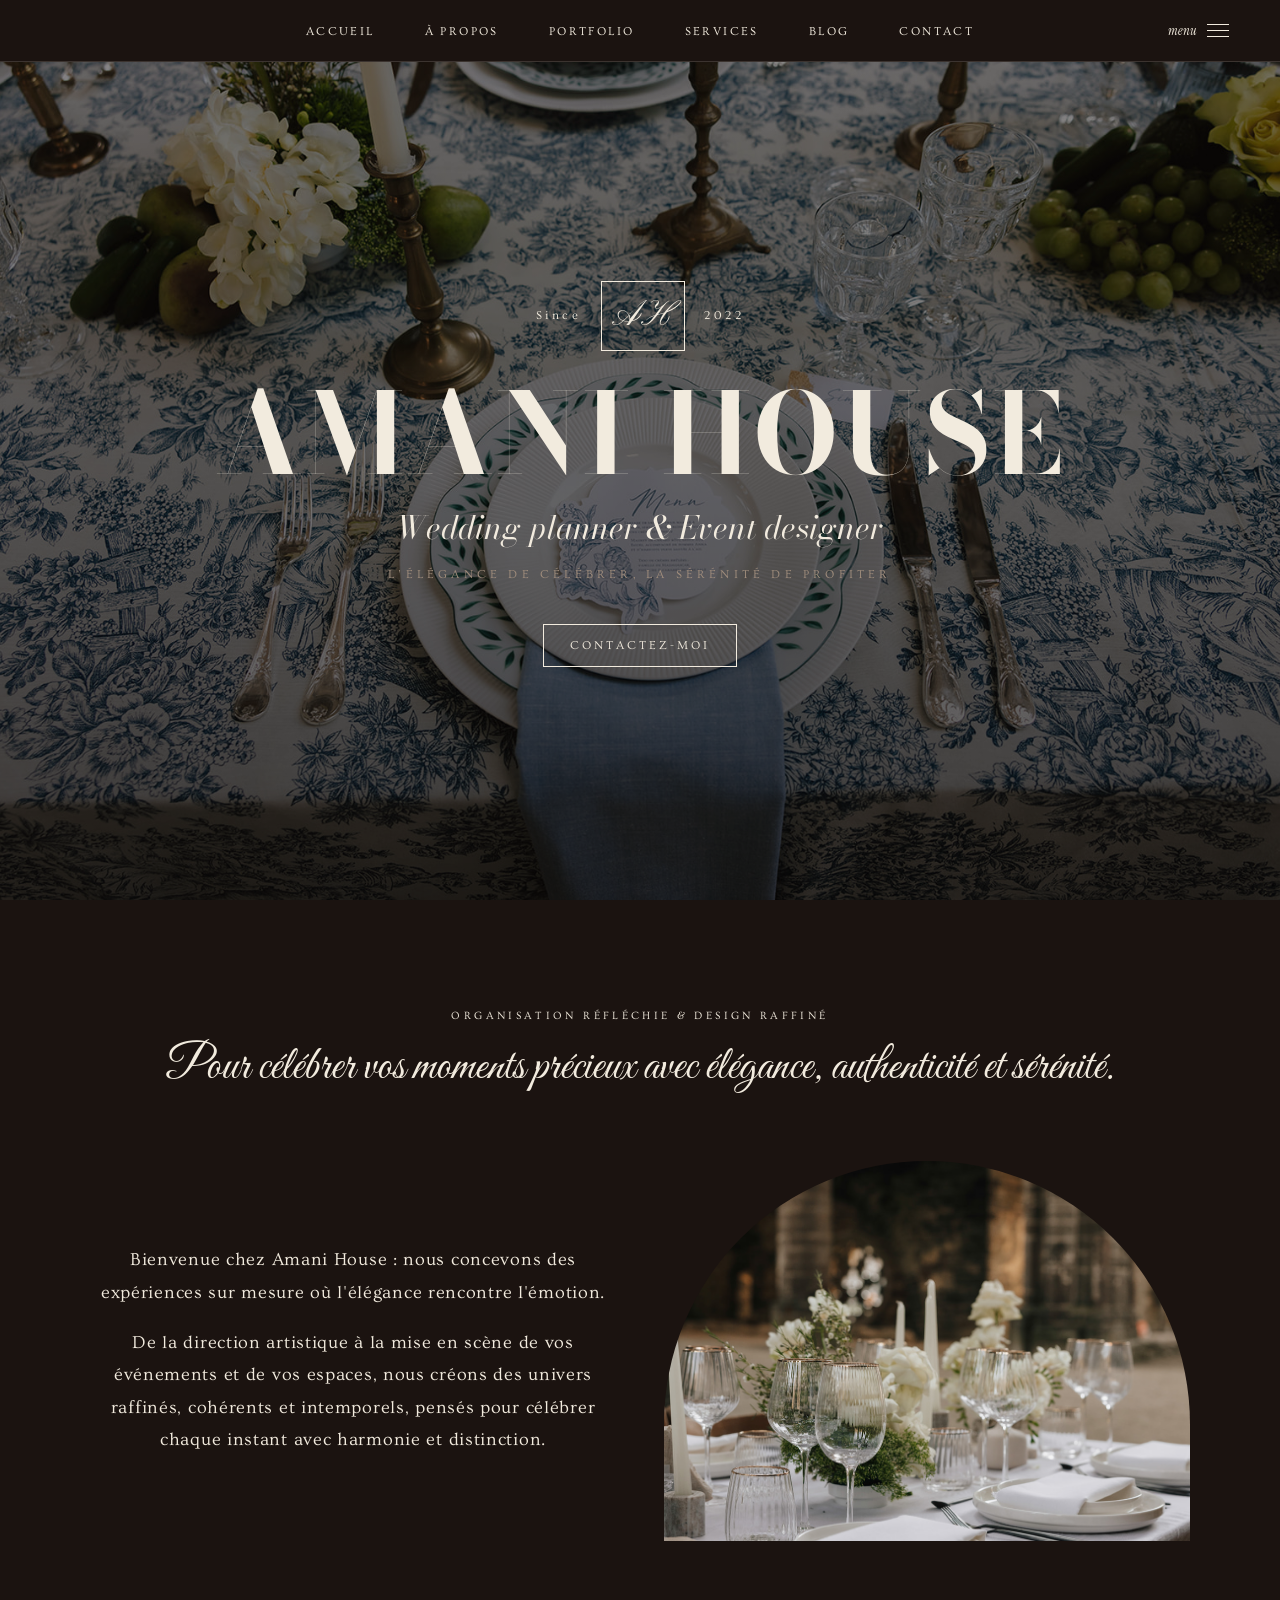
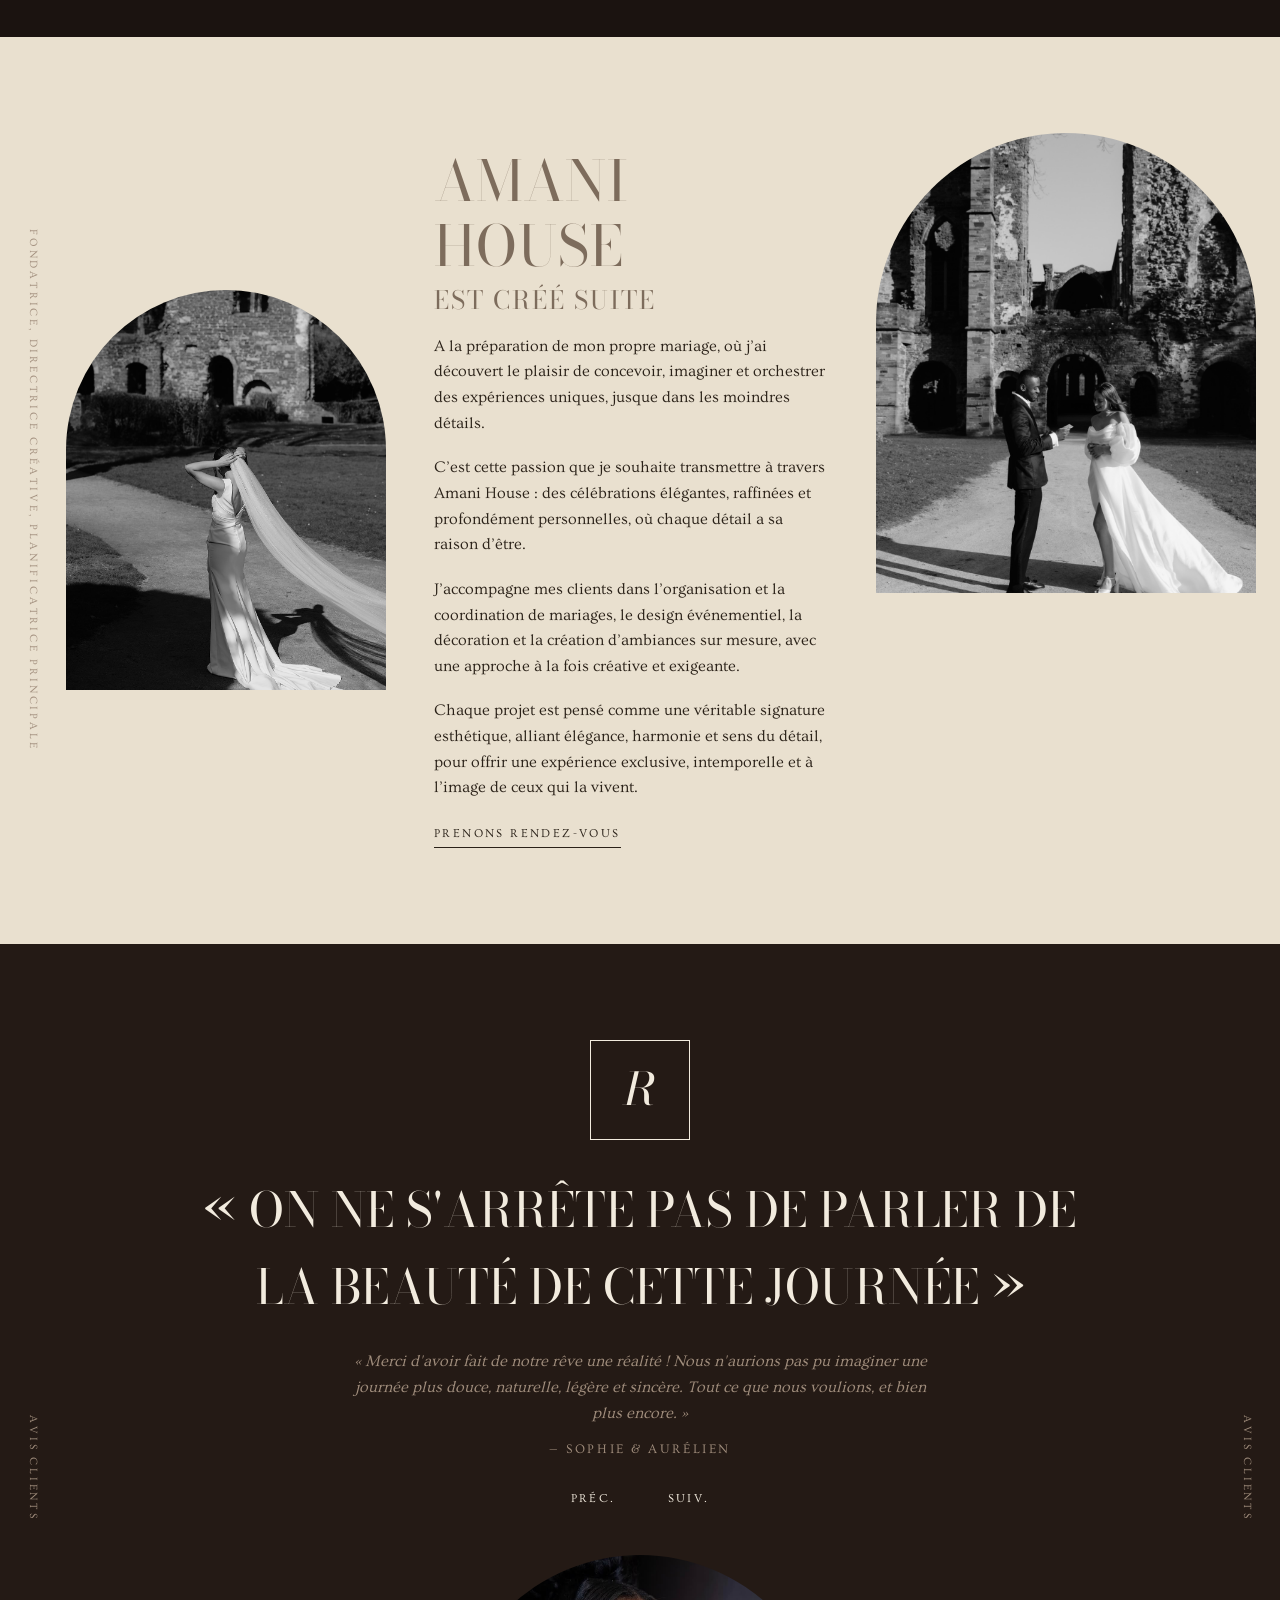
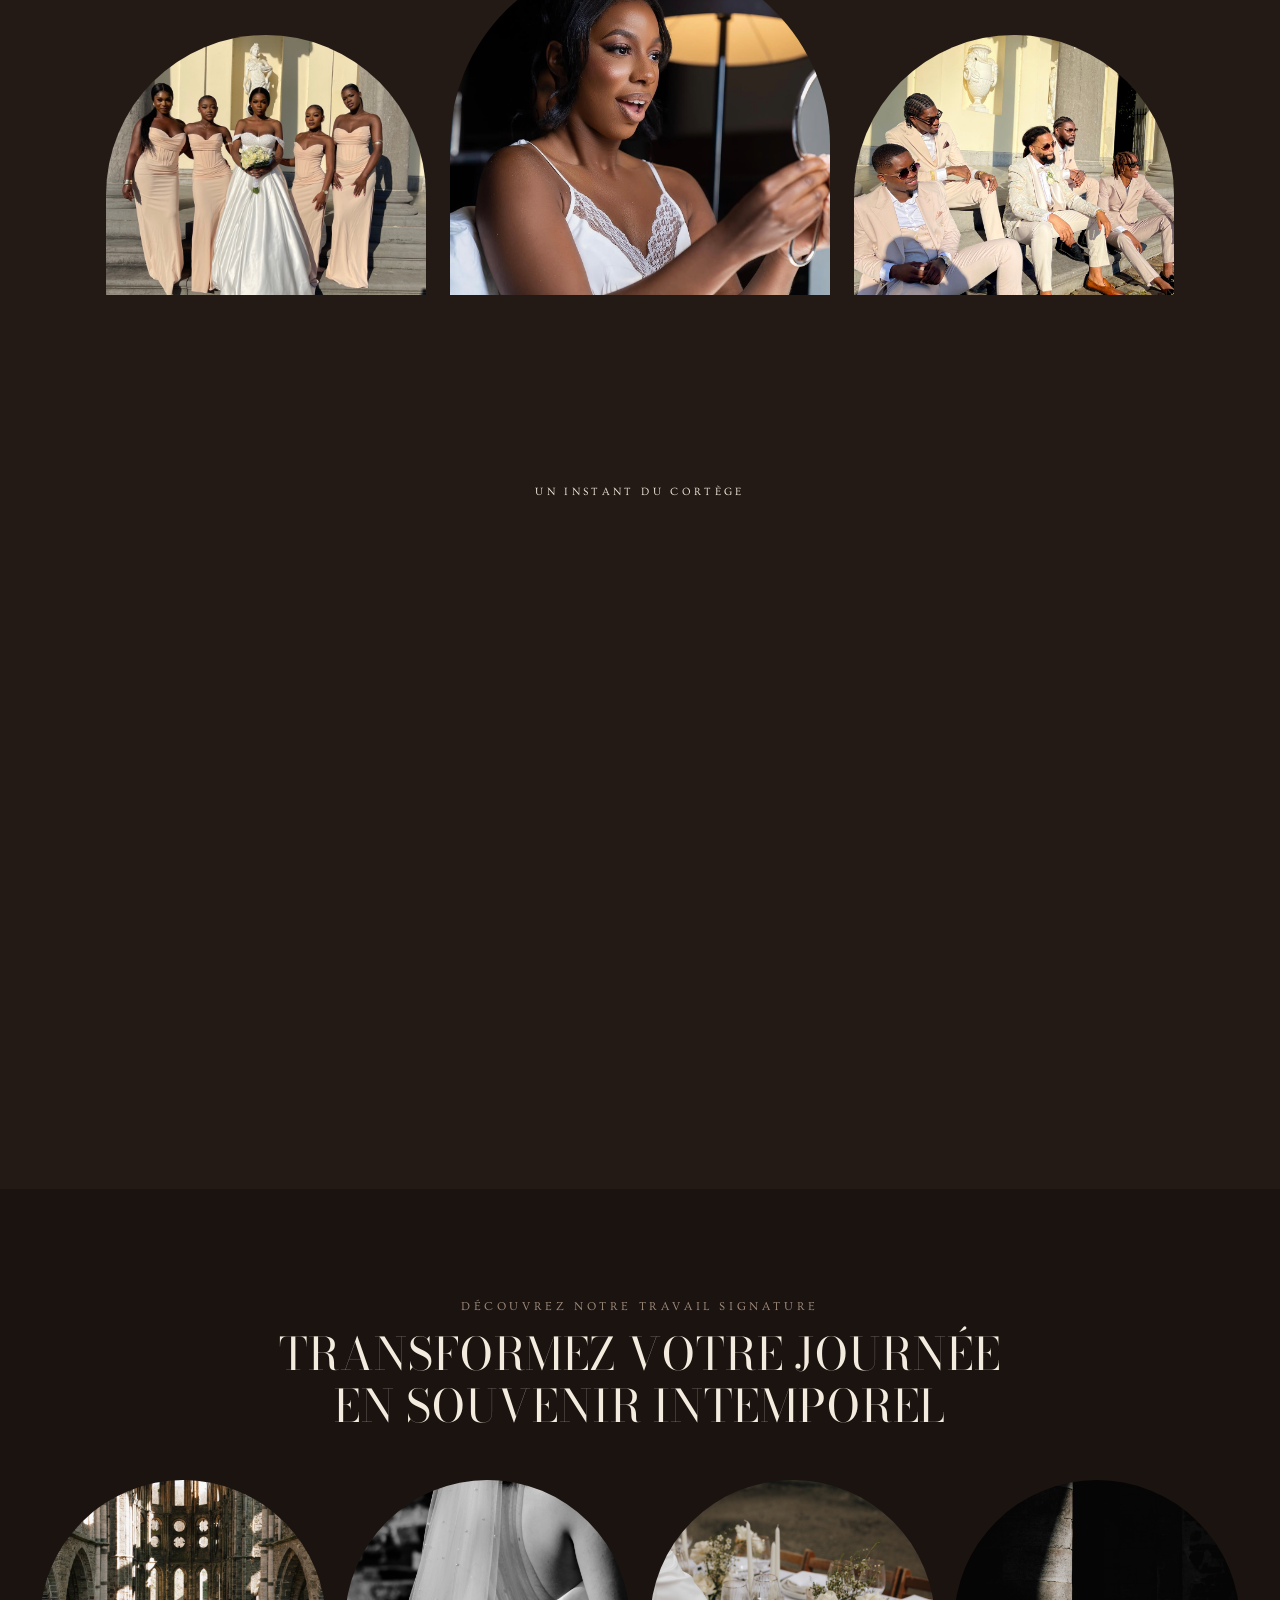
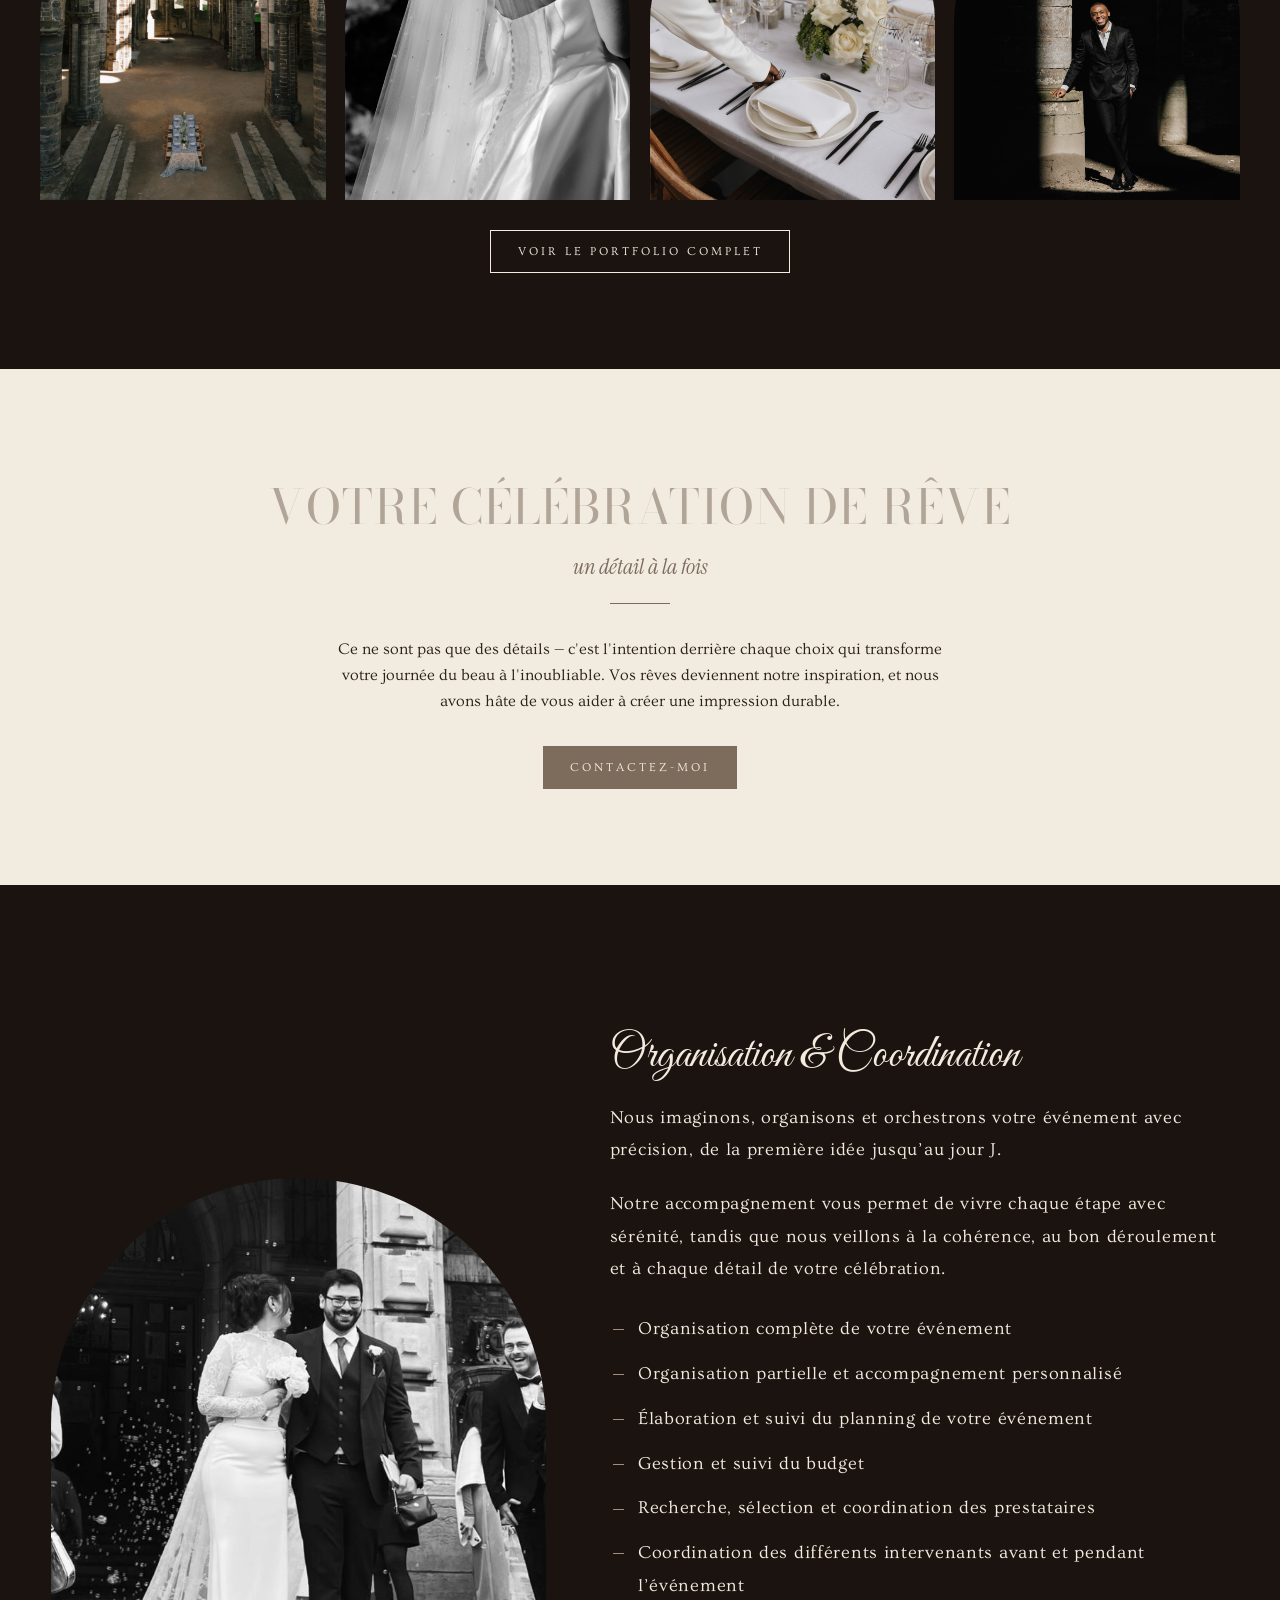
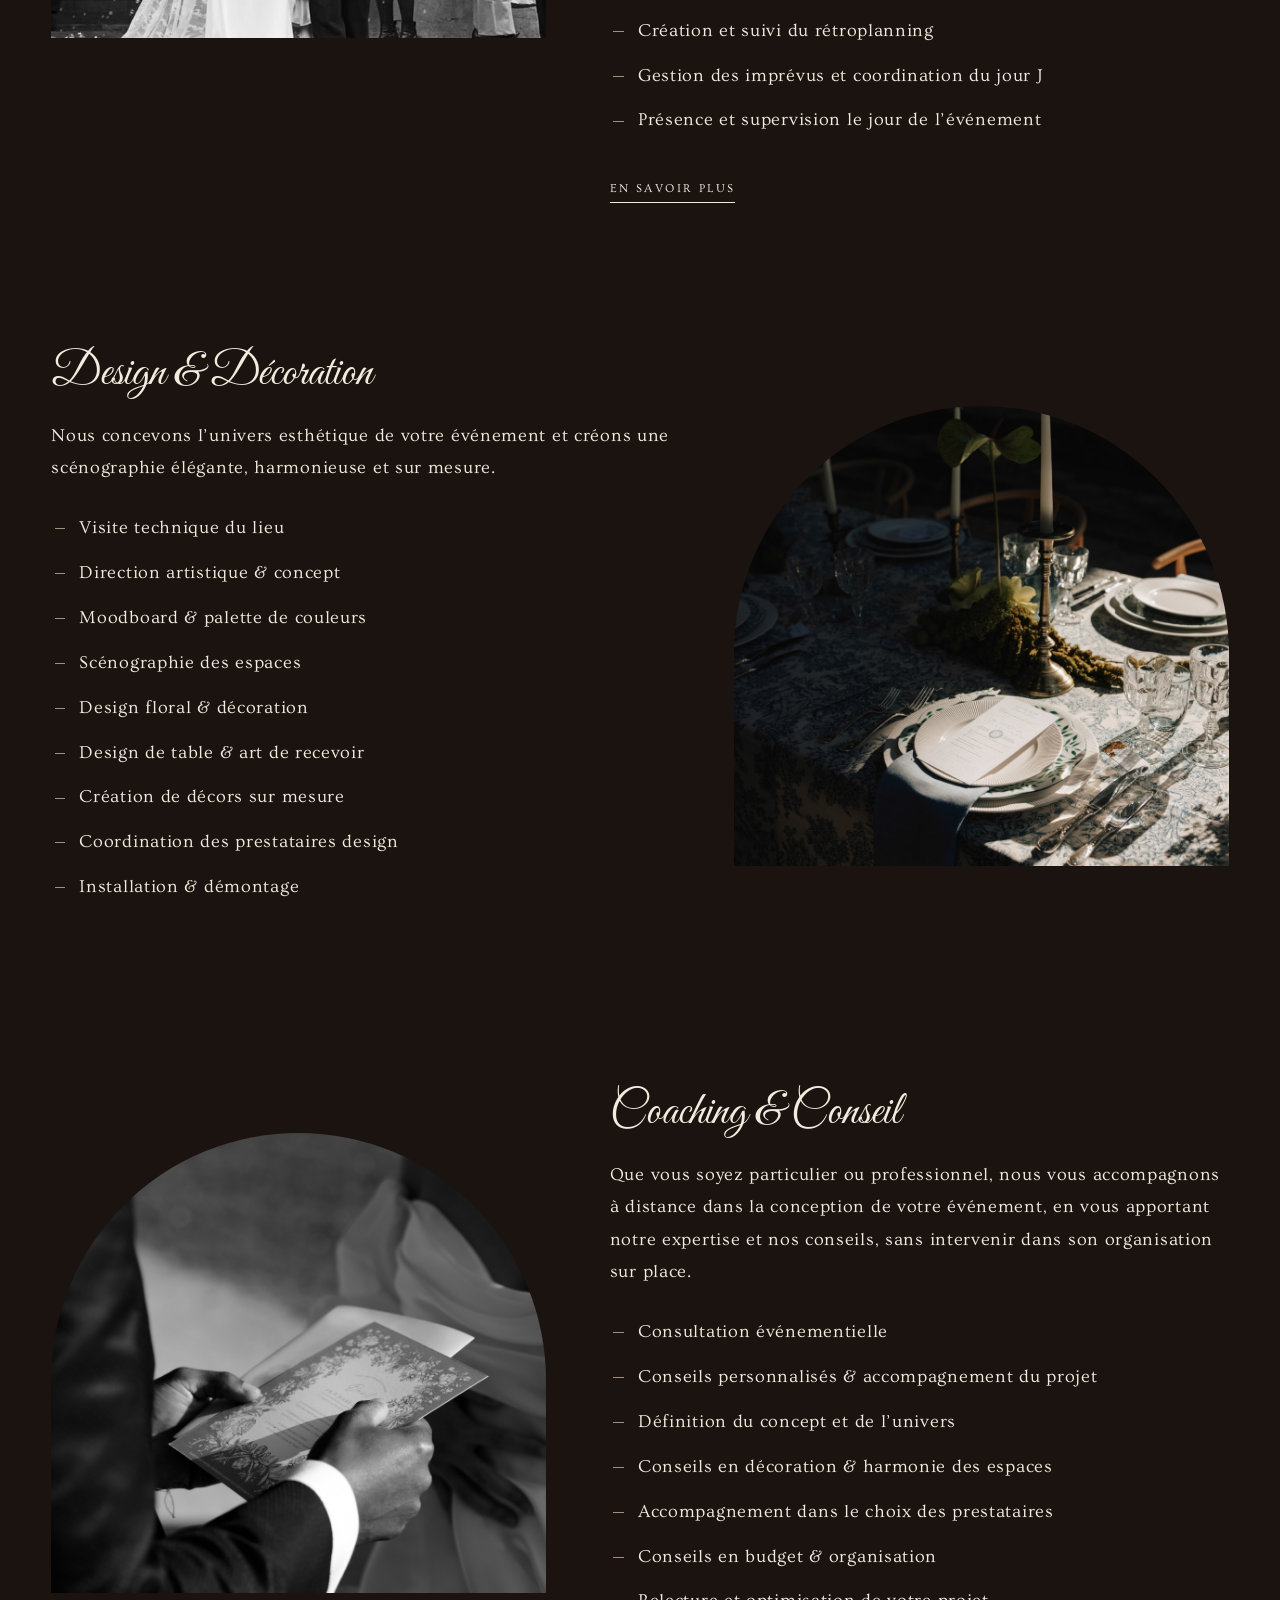
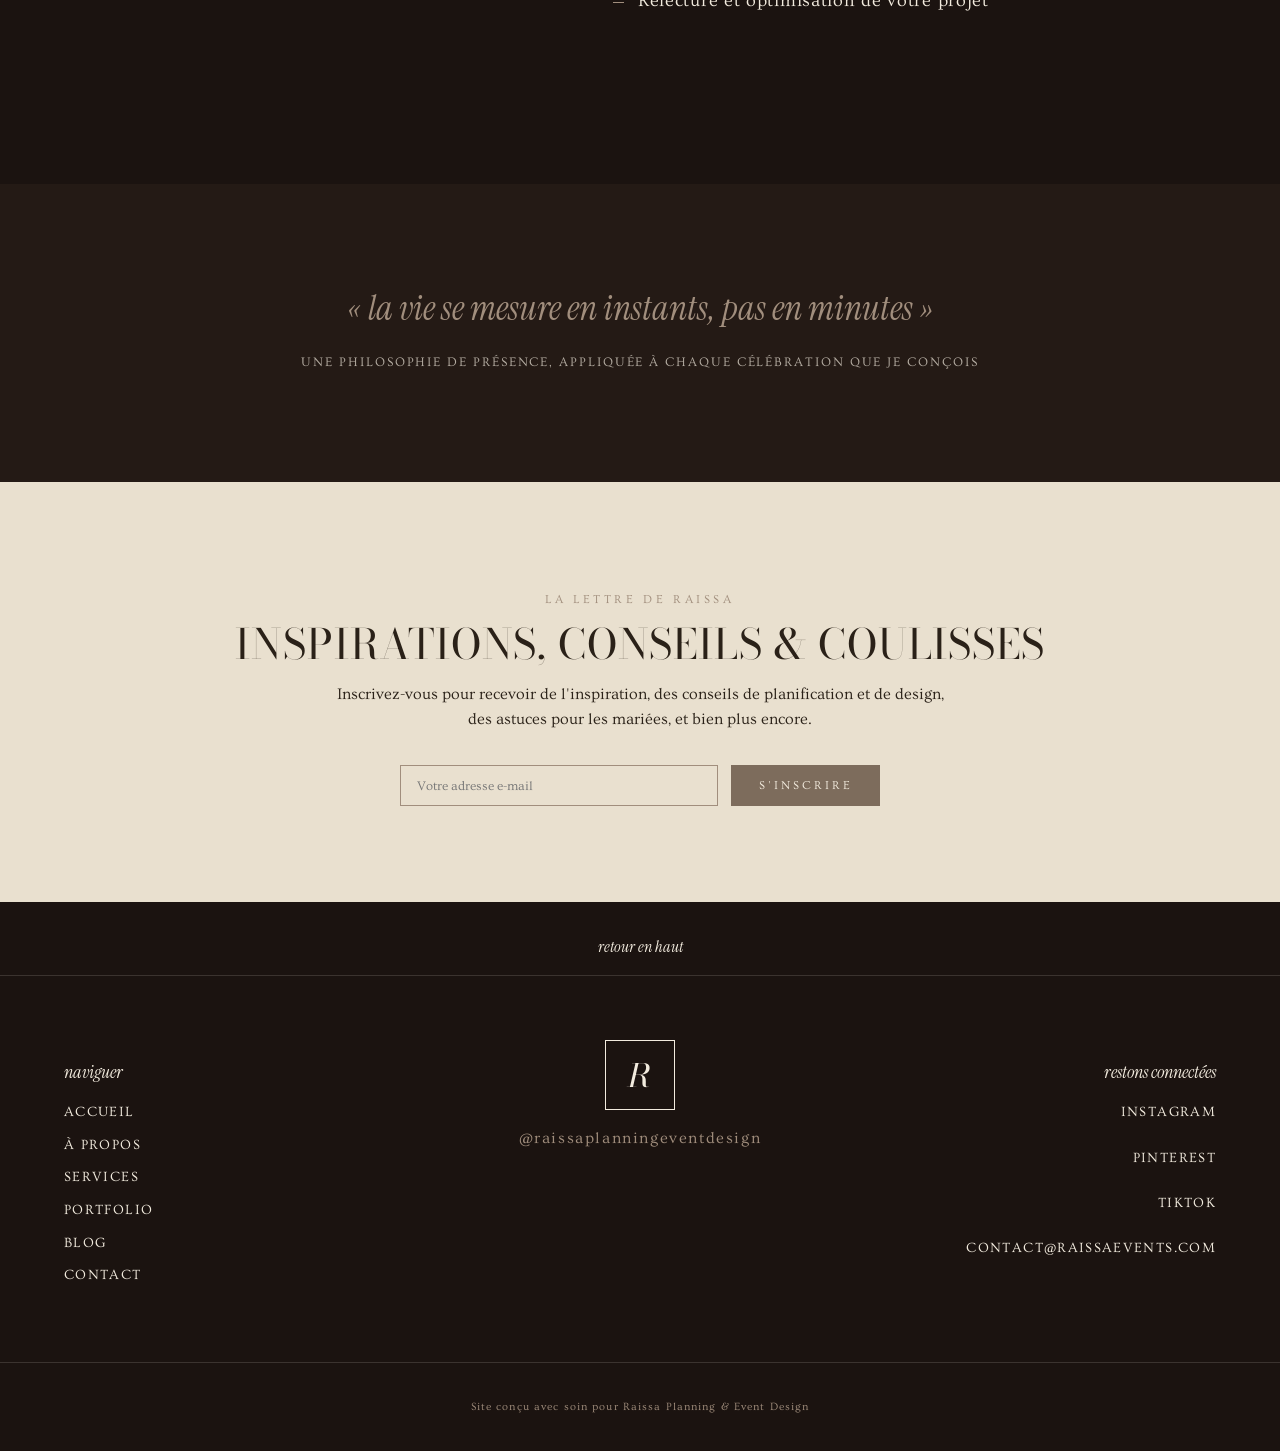
<file: index.html>
<!DOCTYPE html>
<html lang="fr">
<head>
<meta charset="UTF-8" />
<meta name="viewport" content="width=device-width, initial-scale=1.0" />
<title>Raissa — Planification & Design d'Événements</title>
<meta name="description" content="Raissa Planning & Event Design — planification de mariages sincère, raffinée et intentionnelle." />
<link rel="preconnect" href="https://fonts.googleapis.com">
<link rel="preconnect" href="https://fonts.gstatic.com" crossorigin>
<link href="https://fonts.googleapis.com/css2?family=Bodoni+Moda:ital,opsz,wght@0,6..96,400;0,6..96,500;1,6..96,400&family=Ovo&family=Instrument+Serif:ital@0;1&family=Pinyon+Script&family=Great+Vibes&family=Montserrat:wght@300;400&display=swap" rel="stylesheet">
<link rel="stylesheet" href="css/style.css?v=25" />
</head>
<body>

<!-- ===== NAVIGATION ===== -->
<header class="site-header">
  <nav class="nav-wrap">
    <ul class="nav-links">
      <li><a href="#accueil">Accueil</a></li>
      <li><a href="#a-propos">À propos</a></li>
      <li><a href="#portfolio">Portfolio</a></li>
      <li><a href="#services">Services</a></li>
      <li><a href="#blog">Blog</a></li>
      <li><a href="contact.html">Contact</a></li>
    </ul>
    <button class="menu-toggle" aria-label="Ouvrir le menu" aria-expanded="false">
      <span>menu</span>
      <svg width="22" height="14" viewBox="0 0 22 14" aria-hidden="true"><line x1="0" y1="1" x2="22" y2="1" stroke="currentColor"/><line x1="0" y1="7" x2="22" y2="7" stroke="currentColor"/><line x1="0" y1="13" x2="22" y2="13" stroke="currentColor"/></svg>
    </button>
  </nav>
</header>

<!-- ===== HERO ===== -->
<section id="accueil" class="hero">
  <!-- Remplacer chaque slide par une vraie photo : background sur .hero-slide dans style.css -->
  <div class="hero-slides">
    <div class="hero-slide is-active has-photo" style="background-image:url('images/amani-93.jpg')"></div>
    <div class="hero-slide has-photo" style="background-image:url('images/amani-39.jpg')"></div>
    <div class="hero-slide has-photo" style="background-image:url('images/amani-96.jpg')"></div>
    <div class="hero-slide has-photo" style="background-image:url('images/amani-142.jpg')"></div>
    <div class="hero-slide has-photo" style="background-image:url('images/amani-171.jpg')"></div>
    <div class="hero-slide has-photo" style="background-image:url('images/amani-250.jpg')"></div>
    <div class="hero-slide has-photo" style="background-image:url('images/amani-197.jpg')"></div>
    <div class="hero-slide has-photo" style="background-image:url('images/amani-269.jpg')"></div>
    <div class="hero-slide has-photo" style="background-image:url('images/amani-200.jpg')"></div>
  </div>
  <div class="hero-overlay"></div>
  <div class="hero-content">
    <div class="hero-estd">
      <span>Since</span>
      <div class="monogram">AH</div>
      <span>2022</span>
    </div>
    <h1 class="hero-title">Amani House</h1>
    <p class="hero-subtitle">Wedding planner & Event designer</p>
    <p class="hero-tagline">L’élégance de célébrer, la sérénité de profiter</p>
    <a href="contact.html" class="btn btn-outline">Contactez-moi</a>
  </div>
</section>

<!-- ===== DEFINITION / INTRO ===== -->
<section class="intro-dark">
  <div class="intro-text-block">
    <p class="eyebrow eyebrow-ivory">Organisation réfléchie & design raffiné</p>
    <h2 class="serif-heading">Pour célébrer vos moments précieux avec élégance, authenticité et sérénité.</h2>
  </div>

  <div class="intro-columns">
    <div class="intro-quote">
      <p>Bienvenue chez Amani House : nous concevons des expériences sur mesure où l'élégance rencontre l'émotion.</p>
      <p>De la direction artistique à la mise en scène de vos événements et de vos espaces, nous créons des univers raffinés, cohérents et intemporels, pensés pour célébrer chaque instant avec harmonie et distinction.</p>
    </div>
    <div class="intro-photo arch-photo has-photo" style="background-image:url('images/amani-203.jpg')"></div>
  </div>
</section>

<!-- ===== ABOUT ===== -->
<section id="a-propos" class="about-cream">
  <div class="about-photo-wrap">
    <span class="vertical-label">Fondatrice, Directrice Créative, Planificatrice Principale</span>
    <div class="about-photo arch-photo has-photo" style="background-image:url('images/amani-242.jpg')"></div>
  </div>

  <div class="about-text">
    <h2 class="serif-heading">Amani House <span class="heading-small">est créé suite</span></h2>
    <p class="about-body">
      A la préparation de mon propre mariage, où j’ai découvert le plaisir de concevoir,
      imaginer et orchestrer des expériences uniques, jusque dans les moindres détails.
    </p>
    <p class="about-body">
      C’est cette passion que je souhaite transmettre à travers Amani House : des célébrations élégantes,
      raffinées et profondément personnelles, où chaque détail a sa raison d’être.
    </p>
    <p class="about-body">
      J’accompagne mes clients dans l’organisation et la coordination de mariages, le design événementiel,
      la décoration et la création d’ambiances sur mesure, avec une approche à la fois créative et exigeante.
    </p>
    <p class="about-body">
      Chaque projet est pensé comme une véritable signature esthétique, alliant élégance, harmonie et sens du
      détail, pour offrir une expérience exclusive, intemporelle et à l’image de ceux qui la vivent.
    </p>
    <a href="contact.html" class="link-underline">Prenons rendez-vous</a>
  </div>

  <div class="about-photo-2 arch-photo has-photo" style="background-image:url('images/amani-262.jpg')"></div>
</section>

<!-- ===== TESTIMONIALS ===== -->
<section class="testimonials">
  <span class="vertical-label side-left">Avis Clients</span>
  <span class="vertical-label side-right">Avis Clients</span>

  <div class="monogram monogram-lg">R</div>

  <blockquote class="testimonial-feature" id="testimonial-quote">
    « On ne s'arrête pas de parler de la beauté de cette journée »
  </blockquote>
  <p class="testimonial-body" id="testimonial-body">
    « Merci d'avoir fait de notre rêve une réalité ! Nous n'aurions pas pu imaginer une journée plus douce,
    naturelle, légère et sincère. Tout ce que nous voulions, et bien plus encore. »
  </p>
  <p class="testimonial-author" id="testimonial-author">— Sophie & Aurélien</p>

  <div class="testimonial-nav">
    <button type="button" data-dir="-1">Préc.</button>
    <button type="button" data-dir="1">Suiv.</button>
  </div>

  <div class="testimonial-photos">
    <div class="arch-photo peek-photo has-photo" style="background-image:url('images/bridesmaids.jpg')"></div>
    <div class="arch-photo peek-photo peek-center has-photo" style="background-image:url('images/bride-mirror.jpg');background-position:center 25%;"></div>
    <div class="arch-photo peek-photo has-photo" style="background-image:url('images/groomsmen.jpg?v=2');background-position:center 55%;"></div>
  </div>
  <div class="testimonial-dots" aria-hidden="true"><span></span><span class="is-active"></span><span></span></div>
</section>

<!-- ===== VIDEO MOMENT ===== -->
<section class="video-moment">
  <p class="eyebrow center eyebrow-ivory">un instant du cortège</p>
  <div class="video-frame">
    <video autoplay muted loop playsinline>
      <source src="images/cortege.mp4" type="video/mp4">
    </video>
  </div>
</section>

<!-- ===== PORTFOLIO ===== -->
<section id="portfolio" class="portfolio">
  <p class="eyebrow center">découvrez notre travail signature</p>
  <h2 class="serif-heading center">Transformez votre journée <br>en souvenir intemporel</h2>

  <div class="portfolio-grid">
    <div class="portfolio-item arch-photo has-photo" style="background-image:url('images/amani-278.jpg');background-position:center 85%;"></div>
    <div class="portfolio-item arch-photo has-photo" style="background-image:url('images/amani-146.jpg')"></div>
    <div class="portfolio-item arch-photo has-photo" style="background-image:url('images/amani-177.jpg')"></div>
    <div class="portfolio-item arch-photo has-photo" style="background-image:url('images/amani-219.jpg')"></div>
  </div>

  <a href="#" class="btn btn-outline center-btn">Voir le portfolio complet</a>
</section>

<!-- ===== DREAM CELEBRATION ===== -->
<section class="dream-cream">
  <h2 class="serif-heading center faded">Votre célébration de rêve</h2>
  <p class="script-line">un détail à la fois</p>
  <p class="dream-body">
    Ce ne sont pas que des détails — c'est l'intention derrière chaque choix qui transforme votre journée du
    beau à l'inoubliable. Vos rêves deviennent notre inspiration, et nous avons hâte de vous aider à créer une
    impression durable.
  </p>
  <a href="contact.html" class="btn btn-solid">Contactez-moi</a>
</section>

<!-- ===== SERVICES ===== -->
<section id="services" class="services">
  <div class="service-row">
    <div class="service-photo arch-photo has-photo" style="background-image:url('images/sortie-mairie.jpg');background-size:140% auto;background-position:90% 80%;"></div>
    <div class="service-text">
      <h3 class="serif-heading heading-oneline heading-script">Organisation & Coordination</h3>
      <p>Nous imaginons, organisons et orchestrons votre événement avec précision, de la première idée
      jusqu’au jour J.</p>
      <p>Notre accompagnement vous permet de vivre chaque étape avec sérénité, tandis que nous veillons à la
      cohérence, au bon déroulement et à chaque détail de votre célébration.</p>
      <ul class="service-list">
        <li>Organisation complète de votre événement</li>
        <li>Organisation partielle et accompagnement personnalisé</li>
        <li>Élaboration et suivi du planning de votre événement</li>
        <li>Gestion et suivi du budget</li>
        <li>Recherche, sélection et coordination des prestataires</li>
        <li>Coordination des différents intervenants avant et pendant l’événement</li>
        <li>Création et suivi du rétroplanning</li>
        <li>Gestion des imprévus et coordination du jour J</li>
        <li>Présence et supervision le jour de l’événement</li>
      </ul>
      <a href="contact.html" class="link-underline">En savoir plus</a>
    </div>
  </div>

  <div class="service-row">
    <div class="service-text">
      <h3 class="serif-heading heading-oneline heading-script">Design & Décoration</h3>
      <p>Nous concevons l’univers esthétique de votre événement et créons une scénographie élégante,
      harmonieuse et sur mesure.</p>
      <ul class="service-list">
        <li>Visite technique du lieu</li>
        <li>Direction artistique & concept</li>
        <li>Moodboard & palette de couleurs</li>
        <li>Scénographie des espaces</li>
        <li>Design floral & décoration</li>
        <li>Design de table & art de recevoir</li>
        <li>Création de décors sur mesure</li>
        <li>Coordination des prestataires design</li>
        <li>Installation & démontage</li>
      </ul>
    </div>
    <div class="service-photo arch-photo has-photo" style="background-image:url('images/amani-111.jpg');background-position:center 60%;"></div>
  </div>

  <div class="service-row">
    <div class="service-photo arch-photo has-photo" style="background-image:url('images/amani-162.jpg');background-position:center 62%;"></div>
    <div class="service-text">
      <h3 class="serif-heading heading-oneline heading-script">Coaching & Conseil</h3>
      <p>Que vous soyez particulier ou professionnel, nous vous accompagnons à distance dans la conception de
      votre événement, en vous apportant notre expertise et nos conseils, sans intervenir dans son
      organisation sur place.</p>
      <ul class="service-list">
        <li>Consultation événementielle</li>
        <li>Conseils personnalisés & accompagnement du projet</li>
        <li>Définition du concept et de l’univers</li>
        <li>Conseils en décoration & harmonie des espaces</li>
        <li>Accompagnement dans le choix des prestataires</li>
        <li>Conseils en budget & organisation</li>
        <li>Relecture et optimisation de votre projet</li>
      </ul>
    </div>
  </div>
</section>

<!-- ===== PHILOSOPHY ===== -->
<section class="philosophy">
  <p class="philosophy-quote">« la vie se mesure en instants, pas en minutes »</p>
  <p class="philosophy-sub">une philosophie de présence, appliquée à chaque célébration que je conçois</p>
</section>

<!-- ===== BLOG TEASER ===== -->
<section id="blog" class="blog-teaser">
  <p class="eyebrow center">la lettre de raissa</p>
  <h2 class="serif-heading center">Inspirations, conseils & coulisses</h2>
  <p class="dream-body">
    Inscrivez-vous pour recevoir de l'inspiration, des conseils de planification et de design, des astuces pour
    les mariées, et bien plus encore.
  </p>
  <form class="newsletter-form" action="#" method="post">
    <input type="email" name="email" placeholder="Votre adresse e-mail" required />
    <button type="submit" class="btn btn-solid">S'inscrire</button>
  </form>
</section>

<!-- ===== CONTACT / FOOTER ===== -->
<footer id="contact" class="site-footer">
  <a href="#accueil" class="back-to-top">retour en haut</a>

  <div class="footer-grid">
    <div class="footer-col">
      <p class="footer-title">naviguer</p>
      <ul>
        <li><a href="#accueil">Accueil</a></li>
        <li><a href="#a-propos">À propos</a></li>
        <li><a href="#services">Services</a></li>
        <li><a href="#portfolio">Portfolio</a></li>
        <li><a href="#blog">Blog</a></li>
        <li><a href="contact.html">Contact</a></li>
      </ul>
    </div>

    <div class="footer-col footer-center">
      <div class="monogram">R</div>
      <p class="footer-handle">@raissaplanningeventdesign</p>
    </div>

    <div class="footer-col footer-right">
      <p class="footer-title">restons connectées</p>
      <ul class="social-list">
        <li><a href="#" aria-label="Instagram">Instagram</a></li>
        <li><a href="#" aria-label="Pinterest">Pinterest</a></li>
        <li><a href="#" aria-label="TikTok">TikTok</a></li>
        <li><a href="mailto:contact@raissaevents.com" aria-label="Email">contact@raissaevents.com</a></li>
      </ul>
    </div>
  </div>

  <div class="footer-bottom">
    <p>Site conçu avec soin pour Raissa Planning & Event Design</p>
  </div>
</footer>

<script src="js/script.js?v=22"></script>
</body>
</html>
</file>
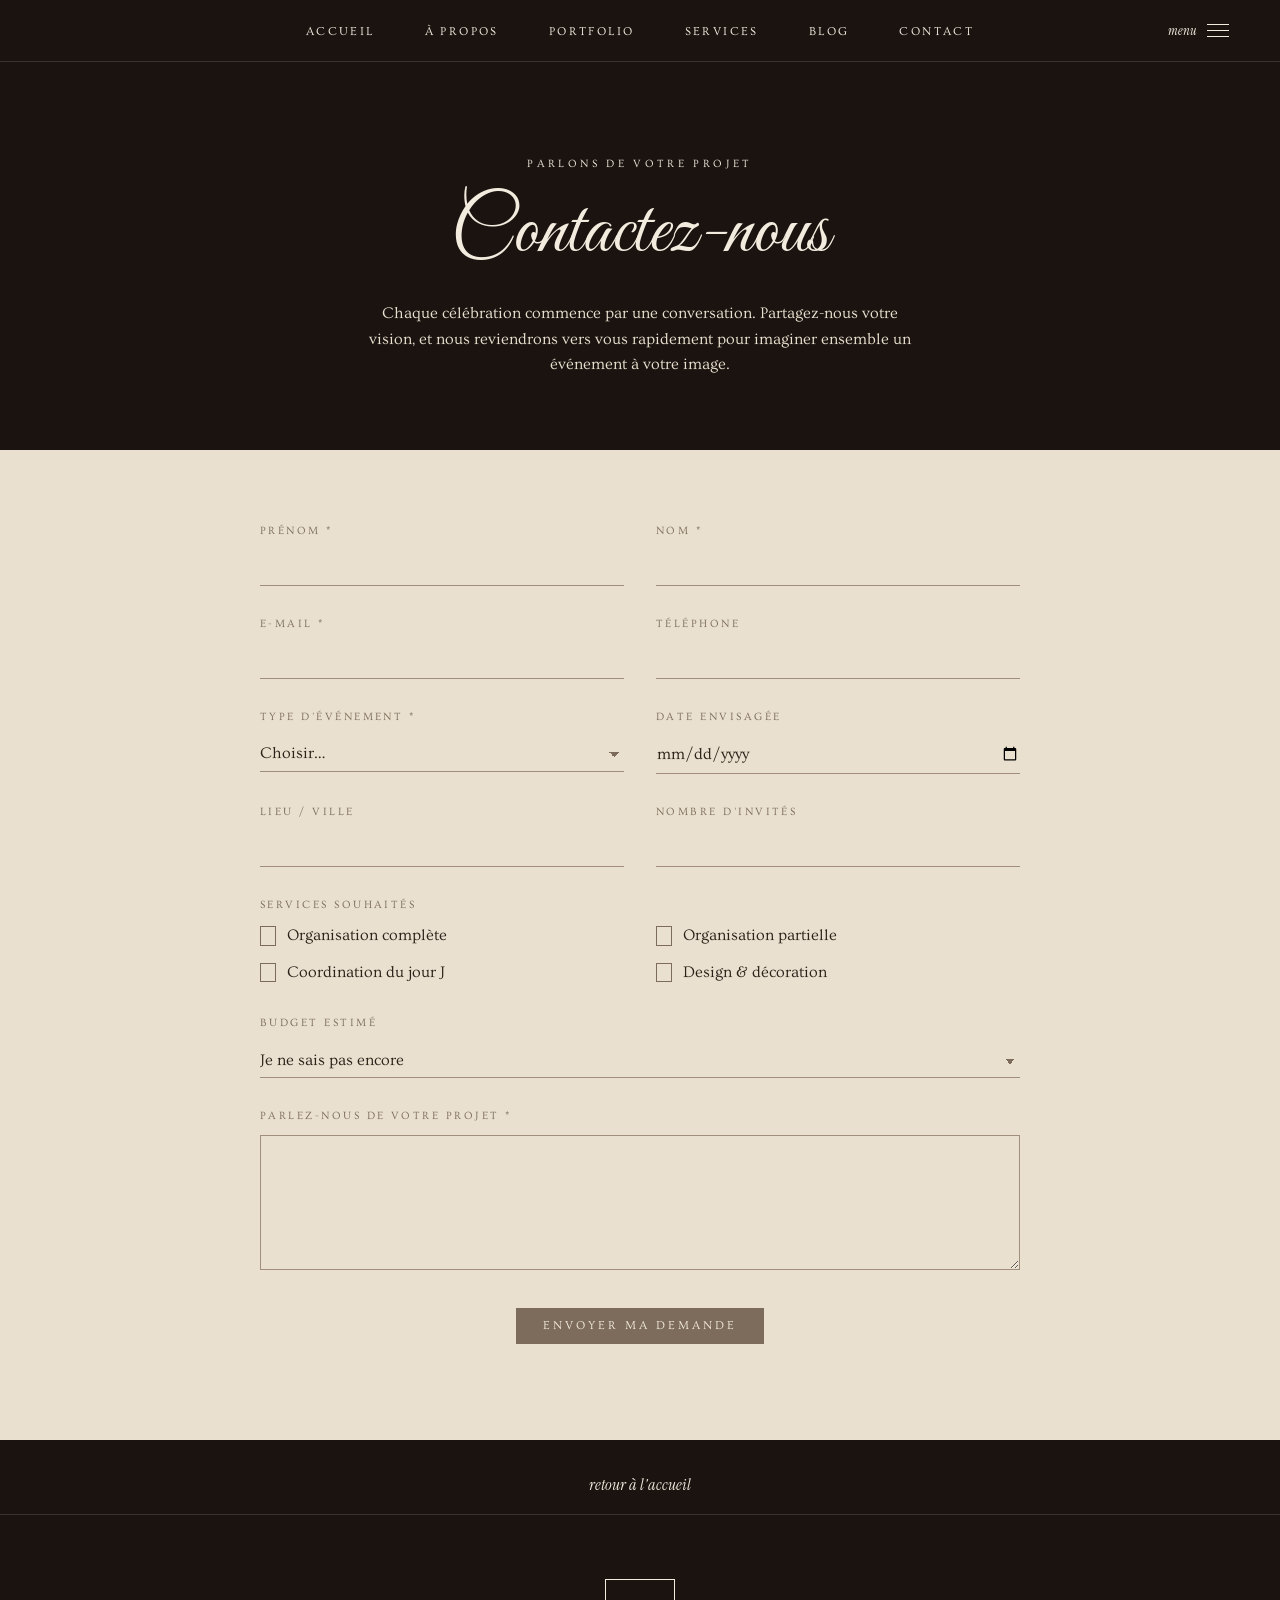
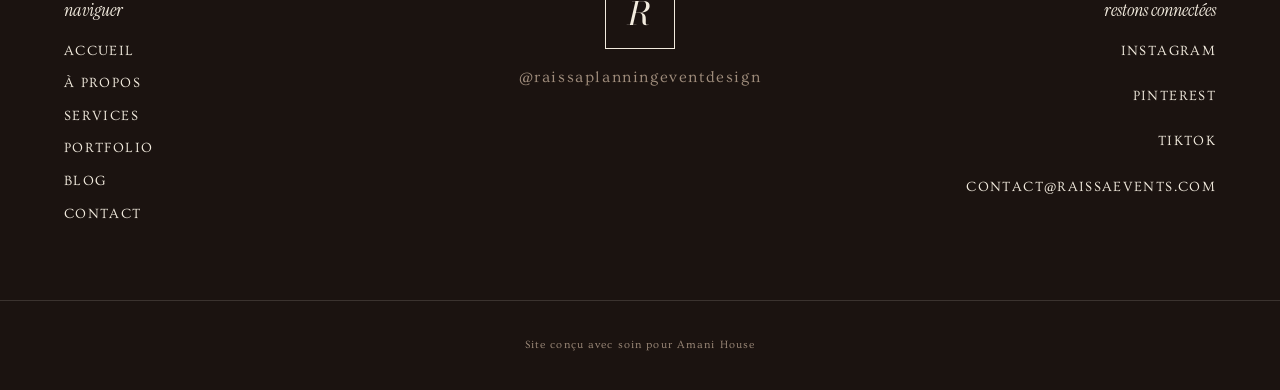
<file: contact.html>
<!DOCTYPE html>
<html lang="fr">
<head>
<meta charset="UTF-8" />
<meta name="viewport" content="width=device-width, initial-scale=1.0" />
<title>Contact — Amani House</title>
<meta name="description" content="Contactez Amani House pour l'organisation et le design de votre mariage ou événement." />
<link rel="preconnect" href="https://fonts.googleapis.com">
<link rel="preconnect" href="https://fonts.gstatic.com" crossorigin>
<link href="https://fonts.googleapis.com/css2?family=Bodoni+Moda:ital,opsz,wght@0,6..96,400;0,6..96,500;1,6..96,400&family=Ovo&family=Instrument+Serif:ital@0;1&family=Pinyon+Script&family=Great+Vibes&display=swap" rel="stylesheet">
<link rel="stylesheet" href="css/style.css?v=25" />
</head>
<body>

<!-- ===== NAVIGATION ===== -->
<header class="site-header">
  <nav class="nav-wrap">
    <ul class="nav-links">
      <li><a href="index.html#accueil">Accueil</a></li>
      <li><a href="index.html#a-propos">À propos</a></li>
      <li><a href="index.html#portfolio">Portfolio</a></li>
      <li><a href="index.html#services">Services</a></li>
      <li><a href="index.html#blog">Blog</a></li>
      <li><a href="contact.html" aria-current="page">Contact</a></li>
    </ul>
    <button class="menu-toggle" aria-label="Ouvrir le menu" aria-expanded="false">
      <span>menu</span>
      <svg width="22" height="14" viewBox="0 0 22 14" aria-hidden="true"><line x1="0" y1="1" x2="22" y2="1" stroke="currentColor"/><line x1="0" y1="7" x2="22" y2="7" stroke="currentColor"/><line x1="0" y1="13" x2="22" y2="13" stroke="currentColor"/></svg>
    </button>
  </nav>
</header>

<!-- ===== EN-TETE CONTACT ===== -->
<section class="contact-hero">
  <p class="eyebrow eyebrow-ivory center">parlons de votre projet</p>
  <h1 class="contact-title">Contactez-nous</h1>
  <p class="contact-intro">
    Chaque célébration commence par une conversation. Partagez-nous votre vision, et nous reviendrons vers vous
    rapidement pour imaginer ensemble un événement à votre image.
  </p>
</section>

<!-- ===== FORMULAIRE ===== -->
<section class="contact-section">
  <form class="contact-form" id="contact-form" novalidate>
    <div class="form-row">
      <label class="field">
        <span>Prénom *</span>
        <input type="text" name="prenom" autocomplete="given-name" required />
      </label>
      <label class="field">
        <span>Nom *</span>
        <input type="text" name="nom" autocomplete="family-name" required />
      </label>
    </div>

    <div class="form-row">
      <label class="field">
        <span>E-mail *</span>
        <input type="email" name="email" autocomplete="email" required />
      </label>
      <label class="field">
        <span>Téléphone</span>
        <input type="tel" name="telephone" autocomplete="tel" />
      </label>
    </div>

    <div class="form-row">
      <label class="field">
        <span>Type d'événement *</span>
        <select name="evenement" required>
          <option value="" selected disabled>Choisir…</option>
          <option>Mariage</option>
          <option>Fiançailles</option>
          <option>Anniversaire</option>
          <option>Baptême</option>
          <option>Événement professionnel</option>
          <option>Autre</option>
        </select>
      </label>
      <label class="field">
        <span>Date envisagée</span>
        <input type="date" name="date" />
      </label>
    </div>

    <div class="form-row">
      <label class="field">
        <span>Lieu / ville</span>
        <input type="text" name="lieu" />
      </label>
      <label class="field">
        <span>Nombre d'invités</span>
        <input type="number" name="invites" min="1" inputmode="numeric" />
      </label>
    </div>

    <fieldset class="field field-choices">
      <legend>Services souhaités</legend>
      <label class="choice"><input type="checkbox" name="services" value="Organisation complète" /> Organisation complète</label>
      <label class="choice"><input type="checkbox" name="services" value="Organisation partielle" /> Organisation partielle</label>
      <label class="choice"><input type="checkbox" name="services" value="Coordination du jour J" /> Coordination du jour J</label>
      <label class="choice"><input type="checkbox" name="services" value="Design & décoration" /> Design &amp; décoration</label>
    </fieldset>

    <label class="field">
      <span>Budget estimé</span>
      <select name="budget">
        <option value="" selected>Je ne sais pas encore</option>
        <option>Moins de 10 000 €</option>
        <option>10 000 € – 20 000 €</option>
        <option>20 000 € – 40 000 €</option>
        <option>Plus de 40 000 €</option>
      </select>
    </label>

    <label class="field">
      <span>Parlez-nous de votre projet *</span>
      <textarea name="message" rows="6" required></textarea>
    </label>

    <p class="form-error" id="form-error" hidden>Merci de remplir les champs marqués d'un *.</p>

    <button type="submit" class="btn btn-solid form-submit">Envoyer ma demande</button>
  </form>

  <div class="form-success" id="form-success" hidden>
    <p class="script-line">merci</p>
    <p>Votre demande est prête. Nous vous répondrons dans les plus brefs délais.</p>
  </div>
</section>

<!-- ===== FOOTER ===== -->
<footer class="site-footer">
  <a href="index.html#accueil" class="back-to-top">retour à l'accueil</a>

  <div class="footer-grid">
    <div class="footer-col">
      <p class="footer-title">naviguer</p>
      <ul>
        <li><a href="index.html#accueil">Accueil</a></li>
        <li><a href="index.html#a-propos">À propos</a></li>
        <li><a href="index.html#services">Services</a></li>
        <li><a href="index.html#portfolio">Portfolio</a></li>
        <li><a href="index.html#blog">Blog</a></li>
        <li><a href="contact.html">Contact</a></li>
      </ul>
    </div>

    <div class="footer-col footer-center">
      <div class="monogram">R</div>
      <p class="footer-handle">@raissaplanningeventdesign</p>
    </div>

    <div class="footer-col footer-right">
      <p class="footer-title">restons connectées</p>
      <ul class="social-list">
        <li><a href="#" aria-label="Instagram">Instagram</a></li>
        <li><a href="#" aria-label="Pinterest">Pinterest</a></li>
        <li><a href="#" aria-label="TikTok">TikTok</a></li>
        <li><a href="mailto:contact@raissaevents.com" aria-label="Email">contact@raissaevents.com</a></li>
      </ul>
    </div>
  </div>

  <div class="footer-bottom">
    <p>Site conçu avec soin pour Amani House</p>
  </div>
</footer>

<script src="js/script.js?v=22"></script>
<script src="js/contact.js?v=22"></script>
</body>
</html>
</file>
<file: css/style.css>
/* =========================================================
   RAISSA — Planning & Event Design
   Palette : brun espresso profond + ivoire chaud + taupe doré
   ========================================================= */

:root {
  --dark: #1b1310;
  --dark-2: #241a15;
  --cream: #f2ece0;
  --cream-2: #e9e0cf;
  --ivory: #f2ebde;
  --taupe: #a18e7d;
  --taupe-dark: #7d6c5c;
  --text-dark: #2a2118;

  --font-display: "Bodoni Moda", "Playfair Display", serif;
  --font-body: "Ovo", serif;
  --font-accent: "Instrument Serif", serif;
  --font-script: "Pinyon Script", "Snell Roundhand", cursive;
  /* Gotham (police payante) : Montserrat est l'equivalent libre le plus proche */
  /* Dream Avenue (police payante) : Great Vibes est la calligraphie libre la plus proche */
  --font-dream: "Dream Avenue", "Great Vibes", cursive;
  --font-sans: "Gotham", "Montserrat", "Helvetica Neue", Arial, sans-serif;
}

* { box-sizing: border-box; }

html {
  scroll-behavior: smooth;
  -webkit-text-size-adjust: 100%;
  overflow-x: hidden; /* fallback */
  overflow-x: clip;
}

body {
  margin: 0;
  overflow-x: hidden; /* fallback */
  overflow-x: clip;
  width: 100%;
  font-family: var(--font-body);
  color: var(--text-dark);
  background: var(--cream);
  line-height: 1.6;
}

img { max-width: 100%; display: block; }

a { color: inherit; text-decoration: none; }

.eyebrow {
  font-family: var(--font-body);
  font-size: 0.75rem;
  letter-spacing: 0.3em;
  text-transform: uppercase;
  color: var(--taupe);
}
.eyebrow.center { text-align: center; }

.serif-heading {
  font-family: var(--font-display);
  font-weight: 400;
  letter-spacing: 0.02em;
  text-transform: uppercase;
  line-height: 1.15;
  margin: 0.3em 0;
}
.serif-heading.center { text-align: center; }
.serif-heading.faded { color: var(--taupe-dark); opacity: 0.55; }

.script-line {
  font-family: var(--font-accent);
  font-style: italic;
  text-align: center;
  font-size: 1.4rem;
  color: var(--taupe-dark);
  margin: 0.2em 0 1.5em;
  position: relative;
}
.script-line::after {
  content: "";
  display: block;
  width: 60px;
  height: 1px;
  background: var(--taupe-dark);
  margin: 0.8em auto 0;
}

.monogram {
  width: 70px;
  height: 70px;
  border: 1px solid var(--ivory);
  display: flex;
  align-items: center;
  justify-content: center;
  font-family: var(--font-display);
  font-style: italic;
  font-size: 2rem;
  color: var(--ivory);
  margin: 0 auto;
}
.monogram-lg { width: 100px; height: 100px; font-size: 2.8rem; }

.vertical-label {
  writing-mode: vertical-rl;
  font-size: 0.7rem;
  letter-spacing: 0.25em;
  text-transform: uppercase;
  color: var(--taupe);
  white-space: nowrap;
}

.btn {
  display: inline-block;
  padding: 0.9em 2.2em;
  font-size: 0.75rem;
  letter-spacing: 0.25em;
  text-transform: uppercase;
  border: 1px solid currentColor;
  font-family: var(--font-body);
  transition: all 0.3s ease;
}
.btn-outline {
  color: var(--ivory);
  border-color: var(--ivory);
  background: transparent;
}
.btn-outline:hover { background: var(--ivory); color: var(--dark); }

.btn-solid {
  background: var(--taupe-dark);
  color: var(--ivory);
  border-color: var(--taupe-dark);
}
.btn-solid:hover { background: var(--dark); border-color: var(--dark); }

.center-btn { display: table; margin: 2.5em auto 0; }

.link-underline {
  display: inline-block;
  font-size: 0.75rem;
  letter-spacing: 0.2em;
  text-transform: uppercase;
  border-bottom: 1px solid currentColor;
  padding-bottom: 0.3em;
}

/* ---------- Placeholder photo blocks ---------- */
.arch-photo, .about-photo, .portfolio-item, .service-photo {
  background: linear-gradient(160deg, #8f8a7c 0%, #5f5b4f 60%, #3a372e 100%);
  position: relative;
  display: flex;
  align-items: flex-end;
  justify-content: center;
  color: rgba(255,255,255,0.75);
  font-family: var(--font-body);
  font-size: 0.75rem;
  letter-spacing: 0.15em;
  text-transform: uppercase;
  overflow: hidden;
}
.arch-photo::before, .about-photo::before, .portfolio-item::before {
  content: attr(data-label);
  padding: 1em;
  opacity: 0.8;
}
/* Arche parfaite : un rayon volontairement plus grand que la largeur
   se fait automatiquement ramener a largeur/2 par le navigateur (regle
   CSS de "corner overlap"), ce qui produit un demi-cercle exact. */
.arch-photo {
  border-radius: 999px 999px 0 0;
}

.arch-photo.has-photo, .about-photo.has-photo, .portfolio-item.has-photo, .service-photo.has-photo {
  background-size: cover;
  background-position: center;
}
.arch-photo.has-photo::before, .about-photo.has-photo::before, .portfolio-item.has-photo::before, .service-photo.has-photo::before {
  content: none;
}

/* ---------- Header / Nav ---------- */
.site-header {
  position: fixed;
  top: 0; left: 0; right: 0;
  z-index: 100;
  background: var(--dark);
  border-bottom: 1px solid rgba(242,235,222,0.15);
}
.nav-wrap {
  width: 100%;
  display: flex;
  align-items: center;
  justify-content: center;
  padding: 1.1rem 0;
  position: relative;
}
.nav-links {
  list-style: none;
  display: flex;
  gap: 50px;
  margin: 0;
  padding: 0;
}
.nav-links a {
  font-size: 0.75rem;
  letter-spacing: 0.2em;
  text-transform: uppercase;
  color: var(--ivory);
}
.menu-toggle {
  position: absolute;
  right: 45px;
  top: 50%;
  transform: translateY(-50%);
  background: none;
  border: none;
  color: var(--ivory);
  display: flex;
  align-items: center;
  gap: 0.6rem;
  font-family: var(--font-accent);
  font-style: italic;
  cursor: pointer;
}

/* ---------- Hero ---------- */
.hero {
  min-height: 100vh;
  display: flex;
  align-items: center;
  justify-content: center;
  position: relative;
  text-align: center;
  padding: 6rem 1.5rem 3rem;
  overflow: hidden;
}

/* Carrousel de fond : chaque slide s'estompe (opacite) pour laisser
   apparaitre une nouvelle couleur/photo, defilement automatique en JS. */
.hero-slides { position: absolute; inset: 0; z-index: 0; }
.hero-slide {
  position: absolute;
  inset: 0;
  opacity: 0;
  transition: opacity 1.6s ease;
  display: flex;
  align-items: flex-end;
  justify-content: center;
  color: rgba(255,255,255,0.6);
  font-family: var(--font-body);
  font-size: 0.75rem;
  letter-spacing: 0.15em;
  text-transform: uppercase;
}
.hero-slide::before { content: attr(data-label); padding: 2rem; opacity: 0.7; }
.hero-slide.is-active { opacity: 1; }
.hero-slide:nth-child(1) { background: linear-gradient(160deg, #4a4436 0%, #241f18 55%, #17110d 100%); }
.hero-slide:nth-child(2) { background: linear-gradient(160deg, #4a3a36 0%, #241a18 55%, #170d0d 100%); }
.hero-slide:nth-child(3) { background: linear-gradient(160deg, #364a3f 0%, #182420 55%, #0d1712 100%); }
.hero-slide:nth-child(4) { background: linear-gradient(160deg, #3a3a4a 0%, #1a1a24 55%, #0d0d17 100%); }
.hero-slide.has-photo {
  background-size: cover;
  background-position: center;
}
.hero-slide.has-photo::before { content: none; }
.hero-slide.has-photo::after {
  content: '';
  position: absolute;
  inset: 0;
  background: linear-gradient(180deg, rgba(0,0,0,0.15) 0%, rgba(0,0,0,0.5) 100%);
}

.hero-overlay {
  position: absolute;
  inset: 0;
  z-index: 1;
  background: rgba(15, 10, 8, 0.35);
}
.hero-content { position: relative; z-index: 2; max-width: 1000px; }
.hero-estd {
  display: flex;
  align-items: center;
  justify-content: center;
  gap: 1.2rem;
  color: var(--ivory);
  font-size: 0.75rem;
  letter-spacing: 0.3em;
  margin-bottom: 1.5rem;
}
.hero-estd .monogram {
  margin: 0;
  width: 84px;
  /* monogramme calligraphie "a l'anglaise" */
  font-family: var(--font-script);
  font-style: normal;
  font-size: 2.1rem;
  white-space: nowrap;
  padding-top: 0.15em;
}
.hero-title {
  font-family: var(--font-display);
  /* "Amani House" toujours sur une seule ligne : la taille suit la largeur de l'ecran */
  font-size: clamp(2rem, 10.5vw, 7rem);
  white-space: nowrap;
  color: var(--ivory);
  margin: 0;
  text-transform: uppercase;
  letter-spacing: 0.02em;
  line-height: 1.05;
}
.hero-subtitle {
  font-family: var(--font-display);
  font-style: italic;
  font-size: clamp(1.3rem, 3vw, 2rem);
  color: var(--ivory);
  margin: 0.3em 0;
}
.hero-tagline {
  font-size: 0.75rem;
  letter-spacing: 0.35em;
  text-transform: uppercase;
  color: var(--taupe);
  margin-bottom: 2.5rem;
}

/* ---------- Intro / Definition ---------- */
.intro-dark {
  background: var(--dark);
  color: var(--ivory);
  padding: 6rem 1.5rem;
  position: relative;
  overflow: hidden;
}

.eyebrow-ivory { color: var(--ivory); font-size: 0.7rem; }

.intro-text-block { position: relative; z-index: 1; text-align: center; max-width: 1000px; margin: 0 auto 4rem; }
.intro-text-block .serif-heading {
  color: var(--ivory);
  font-family: var(--font-dream);
  text-transform: none;
  letter-spacing: 0;
  line-height: 1.25;
  /* une seule ligne sur ordinateur/tablette : la taille suit la largeur de l'ecran */
  white-space: nowrap;
  font-size: clamp(1.2rem, 3.6vw, 3rem);
}
.intro-columns {
  position: relative;
  z-index: 1;
  max-width: 1100px;
  margin: 0 auto;
  display: grid;
  grid-template-columns: 1fr 1fr;
  gap: 3rem;
  align-items: center;
}
.intro-quote p {
  /* meme police que le sur-titre "Organisation reflechie & design raffine" */
  font-family: var(--font-body);
  font-size: 1.1rem;
  letter-spacing: 0.04em;
  line-height: 1.85;
  text-align: center;
}
.intro-photo { height: 380px; }

/* ---------- About ---------- */
.about-cream {
  background: var(--cream-2);
  padding: 6rem 1.5rem;
  display: grid;
  grid-template-columns: auto 1fr 380px;
  gap: 3rem;
  max-width: 1300px;
  margin: 0 auto;
  align-items: center;
}
.about-photo-wrap { display: flex; align-items: center; gap: 1.5rem; }
.about-photo { width: 320px; max-width: 100%; height: 400px; }
.about-text { max-width: 480px; }
.about-text .serif-heading { font-size: clamp(2.2rem, 5vw, 3.5rem); color: var(--taupe-dark); }
.about-text .heading-small { display: block; font-size: 0.45em; letter-spacing: 0.08em; margin-top: 0.3em; }
.about-body { margin: 1.2em 0; }
.about-photo-2 { width: 100%; height: 460px; align-self: stretch; }

/* ---------- Testimonials ---------- */
.testimonials {
  background: var(--dark-2);
  color: var(--ivory);
  padding: 6rem 1.5rem;
  text-align: center;
  position: relative;
}
.side-left { position: absolute; left: 1.5rem; top: 50%; transform: translateY(-50%); }
.side-right { position: absolute; right: 1.5rem; top: 50%; transform: translateY(-50%); }
.testimonial-feature {
  font-family: var(--font-display);
  font-size: clamp(1.8rem, 4vw, 3rem);
  max-width: 900px;
  margin: 2rem auto 1.5rem;
  text-transform: uppercase;
}
.testimonial-body { max-width: 600px; margin: 0 auto 0.5em; font-style: italic; color: var(--taupe); }
.testimonial-author { letter-spacing: 0.2em; text-transform: uppercase; font-size: 0.8rem; color: var(--taupe); margin-bottom: 2rem; }

.testimonial-nav { display: flex; justify-content: center; gap: 2.5rem; margin-bottom: 3rem; }
.testimonial-nav button {
  background: none;
  border: none;
  color: var(--ivory);
  font-family: var(--font-body);
  font-size: 0.75rem;
  letter-spacing: 0.2em;
  text-transform: uppercase;
  cursor: pointer;
  border-bottom: 1px solid transparent;
}
.testimonial-nav button:hover { border-bottom-color: var(--taupe); }

/* Rangee de 3 photos en arche, celle du centre plus grande et surelevee
   ("peek carousel") comme dans l'original. */
.testimonial-photos {
  position: relative;
  max-width: 1100px;
  margin: 0 auto;
  display: flex;
  align-items: flex-end;
  justify-content: center;
  gap: 1.5rem;
}
.peek-photo { flex: 1 1 0; height: 260px; max-width: 320px; }
.peek-photo.peek-center { height: 340px; max-width: 380px; z-index: 2; }
.testimonial-dots { display: none; }

/* ---------- Video Moment ---------- */
.video-moment {
  background: var(--dark-2);
  padding: 5rem 1.5rem 6rem;
  text-align: center;
}
.video-frame {
  width: 320px;
  max-width: 100%;
  height: 560px;
  margin: 2rem auto 0;
  border-radius: 999px 999px 0 0;
  overflow: hidden;
}
.video-frame video {
  width: 100%;
  height: 100%;
  object-fit: cover;
  display: block;
}

/* ---------- Portfolio ---------- */
.portfolio { background: var(--dark); color: var(--ivory); padding: 6rem 1.5rem; }
.portfolio .serif-heading { font-size: clamp(1.8rem, 4vw, 2.8rem); color: var(--ivory); }
.portfolio-grid {
  max-width: 1200px;
  margin: 3rem auto 0;
  display: grid;
  grid-template-columns: repeat(4, 1fr);
  gap: 1.2rem;
}
.portfolio-item { height: 320px; }

/* ---------- Dream Celebration ---------- */
.dream-cream {
  background: var(--cream);
  padding: 6rem 1.5rem;
  text-align: center;
}
.dream-cream .serif-heading { font-size: clamp(1.8rem, 5vw, 3rem); }
.dream-body { max-width: 620px; margin: 0 auto 2rem; text-align: center; }
.dream-cream .btn { display: table; margin: 0 auto; }

/* ---------- Services ---------- */
.services { background: var(--dark); padding: 4rem 0; }
.service-row {
  max-width: 1300px;
  margin: 0 auto;
  display: flex;
  align-items: center;
  gap: 4rem;
  padding: 4rem 4vw;
}
.service-photo { flex: 0 0 42%; height: 460px; }
.service-text { flex: 1; color: var(--ivory); }
.service-text .serif-heading { font-size: clamp(1.8rem, 4vw, 2.6rem); color: var(--ivory); }
.service-text .heading-oneline { white-space: nowrap; font-size: clamp(1.1rem, 2.5vw, 2.2rem); }
/* meme ecriture calligraphiee que "Pour celebrer vos moments precieux..." */
.service-text .heading-script {
  font-family: var(--font-dream);
  text-transform: none;
  letter-spacing: 0;
  line-height: 1.25;
  font-size: clamp(1.8rem, 3.6vw, 3.2rem);
}
/* meme ecriture que le texte "Bienvenue chez Amani House..." */
.service-text p,
.service-list li {
  font-family: var(--font-body);
  font-size: 1.1rem;
  letter-spacing: 0.04em;
  line-height: 1.85;
}
.service-text p { margin-bottom: 1.2em; }
.service-list {
  list-style: none;
  margin: 0 0 2em;
  padding: 0;
}
.service-list li {
  padding: 0.35em 0 0.35em 1.6em;
  position: relative;
}
.service-list li::before {
  content: "";
  position: absolute;
  left: 0.2em;
  top: 1.27em; /* milieu de la premiere ligne */
  width: 0.6em;
  height: 1px;
  background: var(--taupe);
}

/* ---------- Philosophy ---------- */
.philosophy {
  background: var(--dark-2);
  color: var(--ivory);
  text-align: center;
  padding: 6rem 1.5rem;
}
.philosophy-quote {
  font-family: var(--font-accent);
  font-style: italic;
  font-size: clamp(1.4rem, 4vw, 2.2rem);
  color: var(--taupe);
  max-width: 700px;
  margin: 0 auto 1rem;
}
.philosophy-sub { font-size: 0.8rem; letter-spacing: 0.15em; text-transform: uppercase; opacity: 0.7; }

/* ---------- Blog / Newsletter ---------- */
.blog-teaser {
  background: var(--cream-2);
  padding: 6rem 1.5rem;
  text-align: center;
}
.blog-teaser .serif-heading { font-size: clamp(1.8rem, 4vw, 2.6rem); }
.newsletter-form {
  display: flex;
  justify-content: center;
  gap: 0.8rem;
  max-width: 480px;
  margin: 2rem auto 0;
  flex-wrap: wrap;
}
.newsletter-form input {
  flex: 1;
  min-width: 220px;
  padding: 0.9em 1.2em;
  border: 1px solid var(--taupe);
  background: transparent;
  font-family: var(--font-body);
}

/* ---------- Footer ---------- */
.site-footer { background: var(--dark); color: var(--ivory); padding-top: 1rem; }
.back-to-top {
  display: block;
  text-align: center;
  font-family: var(--font-accent);
  font-style: italic;
  padding: 1rem;
  border-bottom: 1px solid rgba(242,235,222,0.15);
}
.footer-grid {
  max-width: 1200px;
  margin: 0 auto;
  display: grid;
  grid-template-columns: 1fr auto 1fr;
  gap: 2rem;
  padding: 4rem 1.5rem;
}
.footer-title { font-family: var(--font-accent); font-style: italic; font-size: 1.1rem; margin-bottom: 1rem; }
.footer-col ul { list-style: none; padding: 0; margin: 0; }
.footer-col li { margin-bottom: 0.8em; letter-spacing: 0.1em; font-size: 0.85rem; text-transform: uppercase; }
.footer-center { text-align: center; }
.footer-handle { margin-top: 1rem; color: var(--taupe); letter-spacing: 0.1em; }
.footer-right { text-align: right; }
.social-list { display: flex; flex-direction: column; gap: 0.8em; }
.footer-bottom {
  text-align: center;
  font-size: 0.7rem;
  letter-spacing: 0.1em;
  color: var(--taupe);
  padding: 1.5rem;
  border-top: 1px solid rgba(242,235,222,0.15);
}

/* ---------- Page contact ---------- */
.contact-hero {
  background: var(--dark);
  color: var(--ivory);
  text-align: center;
  padding: 9rem 1.5rem 4.5rem;
}
.contact-title {
  font-family: var(--font-dream);
  font-weight: 400;
  font-size: clamp(3rem, 8vw, 5rem);
  line-height: 1.1;
  margin: 0.2em 0 0.3em;
}
.contact-intro { max-width: 560px; margin: 0 auto; color: var(--cream-2); }

.contact-section { background: var(--cream-2); padding: 4.5rem 1.5rem 6rem; }
.contact-form, .form-success { max-width: 760px; margin: 0 auto; }
.form-row { display: grid; grid-template-columns: 1fr 1fr; gap: 0 2rem; }
.field { display: block; margin: 0 0 1.8rem; border: 0; padding: 0; min-width: 0; }
.field > span, .field legend {
  display: block;
  font-size: 0.7rem;
  letter-spacing: 0.22em;
  text-transform: uppercase;
  color: var(--taupe-dark);
  margin-bottom: 0.6rem;
  padding: 0;
}
.field input, .field select, .field textarea {
  width: 100%;
  font-family: var(--font-body);
  font-size: 1rem; /* 16px minimum : evite le zoom automatique de Safari iOS */
  color: var(--text-dark);
  background: transparent;
  border: 0;
  border-bottom: 1px solid var(--taupe);
  border-radius: 0;
  padding: 0.55rem 0;
  -webkit-appearance: none;
  appearance: none;
}
.field textarea { border: 1px solid var(--taupe); padding: 0.8rem; resize: vertical; }
.field select {
  background-image: linear-gradient(45deg, transparent 50%, var(--taupe-dark) 50%), linear-gradient(135deg, var(--taupe-dark) 50%, transparent 50%);
  background-position: calc(100% - 10px) 55%, calc(100% - 5px) 55%;
  background-size: 5px 5px;
  background-repeat: no-repeat;
  padding-right: 1.5rem;
}
.field input:focus, .field select:focus, .field textarea:focus { outline: none; border-color: var(--dark); }
.field.is-invalid input, .field.is-invalid select, .field.is-invalid textarea { border-color: #a14a3b; }
.field-choices { display: grid; grid-template-columns: 1fr 1fr; gap: 0.7rem 2rem; }
.field-choices legend { grid-column: 1 / -1; }
.choice { display: flex; align-items: center; gap: 0.7rem; cursor: pointer; }
.choice input {
  -webkit-appearance: none;
  appearance: none;
  flex: 0 0 auto;
  width: 16px;
  height: 16px;
  border: 1px solid var(--taupe-dark);
  margin: 0;
  display: grid;
  place-content: center;
}
.choice input:checked { background: var(--taupe-dark); box-shadow: inset 0 0 0 3px var(--cream-2); }
.form-error { color: #a14a3b; font-size: 0.9rem; margin: -0.6rem 0 1.4rem; }
.form-submit { display: block; margin: 0.5rem auto 0; cursor: pointer; }
.form-submit:disabled { opacity: 0.6; cursor: default; }
.form-success { text-align: center; padding: 2rem 0; }
.form-success .script-line { font-size: 2.4rem; }

/* ---------- Responsive ---------- */
@media (max-width: 900px) {
  .intro-columns { grid-template-columns: 1fr; }
  .portfolio-grid { grid-template-columns: repeat(2, 1fr); }
  .footer-grid { grid-template-columns: 1fr; text-align: center; }
  .footer-right { text-align: center; }
  .side-left, .side-right { display: none; }
  .service-row, .service-row.reverse { flex-direction: column; }
  .service-photo { flex-basis: auto; width: 100%; }
  /* Photos des avis : carrousel qu'on fait glisser au doigt */
  .testimonial-photos {
    justify-content: flex-start;
    align-items: stretch;
    gap: 1rem;
    margin: 0 -1.5rem;
    padding: 0 calc(50vw - 130px);
    overflow-x: auto;
    scroll-snap-type: x mandatory;
    -webkit-overflow-scrolling: touch;
    scrollbar-width: none;
  }
  .testimonial-photos::-webkit-scrollbar { display: none; }
  .peek-photo,
  .peek-photo.peek-center {
    flex: 0 0 260px;
    max-width: none;
    height: 340px;
    scroll-snap-align: center;
  }
  .testimonial-dots { display: flex; justify-content: center; gap: 0.6rem; margin-top: 1.4rem; }
  .testimonial-dots span {
    width: 7px;
    height: 7px;
    border-radius: 50%;
    border: 1px solid var(--taupe);
    transition: background 0.3s ease;
  }
  .testimonial-dots span.is-active { background: var(--ivory); border-color: var(--ivory); }

  /* Le libelle vertical provoque un debordement horizontal sur Safari iOS
     (bande blanche a gauche) : on le masque sur mobile. */
  .about-photo-wrap .vertical-label { display: none; }

  /* A propos : une seule colonne centree (flex plutot que grid,
     plus fiable sur Safari iOS) */
  .about-cream {
    display: flex;
    flex-direction: column;
    align-items: center;
    text-align: center;
    gap: 2.5rem;
    padding: 4.5rem 1.5rem;
    width: 100%;
  }
  .about-photo-wrap { width: 100%; justify-content: center; }
  .about-photo,
  .about-photo-2 { width: 100%; max-width: 300px; height: 380px; margin: 0 auto; align-self: center; }
  .about-text { width: 100%; max-width: 340px; margin: 0 auto; }
  .about-text .serif-heading { font-size: 2.2rem; }
  .about-body { font-size: 0.95rem; line-height: 1.7; }

  .intro-photo { width: 100%; max-width: 380px; margin: 0 auto; }

  /* Services : photo toujours au-dessus, texte centre */
  .service-row { gap: 2rem; padding: 3rem 1.5rem; text-align: center; }
  .service-text .heading-oneline { font-size: 4.8vw; }
  .service-text .heading-script { font-size: 8.5vw; }
  .form-row, .field-choices { grid-template-columns: 1fr; }
  .service-list { text-align: left; max-width: 360px; margin-left: auto; margin-right: auto; }
  .service-row .service-photo { order: -1; max-width: 380px; height: 420px; margin: 0 auto; }
}

@media (max-width: 640px) {
  .nav-links { display: none; }
  .nav-links.nav-open {
    display: flex;
    flex-direction: column;
    position: absolute;
    top: 100%;
    left: 0;
    right: 0;
    background: var(--dark);
    padding: 1.5rem;
    gap: 1.2rem;
    align-items: center;
  }
  .menu-toggle { display: flex; right: 1.5rem; }
  .nav-wrap { justify-content: flex-start; min-height: 3.4rem; }

  /* Les <br> des titres creent des coupures bancales sur petit ecran */
  .serif-heading br { display: none; }
  /* sur telephone, la phrase est trop longue pour une ligne : deux lignes equilibrees */
  .intro-text-block .serif-heading { white-space: normal; text-wrap: balance; font-size: 1.9rem; }

  .hero-subtitle { font-size: 1.2rem; }
  .hero-tagline, .eyebrow { letter-spacing: 0.2em; }
  .hero-tagline { max-width: 290px; margin-left: auto; margin-right: auto; line-height: 1.9; text-wrap: balance; }
  /* l'espacement des lettres ajoute un vide apres le dernier caractere :
     on le compense pour un centrage optique exact */
  .hero-tagline, .eyebrow.center, .eyebrow-ivory { padding-left: 0.2em; }
  .btn { padding-left: 2.45em; }

  .footer-handle { font-size: 0.85rem; word-break: break-word; }
}
</file>
